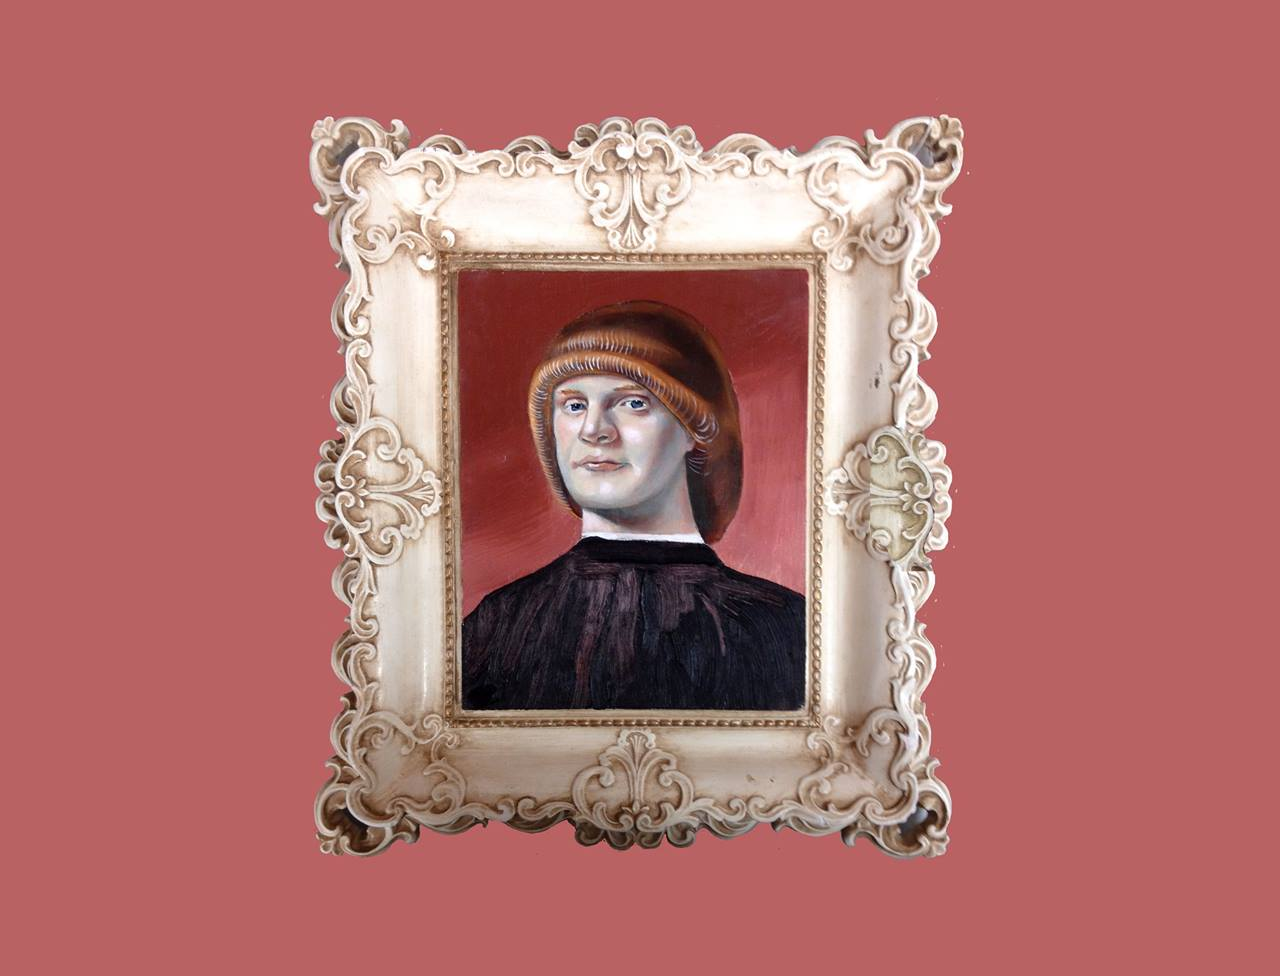
<file: index.html>
<!DOCTYPE html>
<html>
  <head>
    <link rel="stylesheet" href="style.css">
    <title>The Virgin Prince</title>
  </head>

  <body>
    <a href="gallery.html">
      <img src="lucas.jpg" />
    </a>
  </body>
</html>
</file>
<file: style.css>
p {
	color: green;
}

h1 {
	color: red;
}

body {
	background-color: #B86263
}

img {
    display: block;
		margin: 0 auto;
}
</file>
